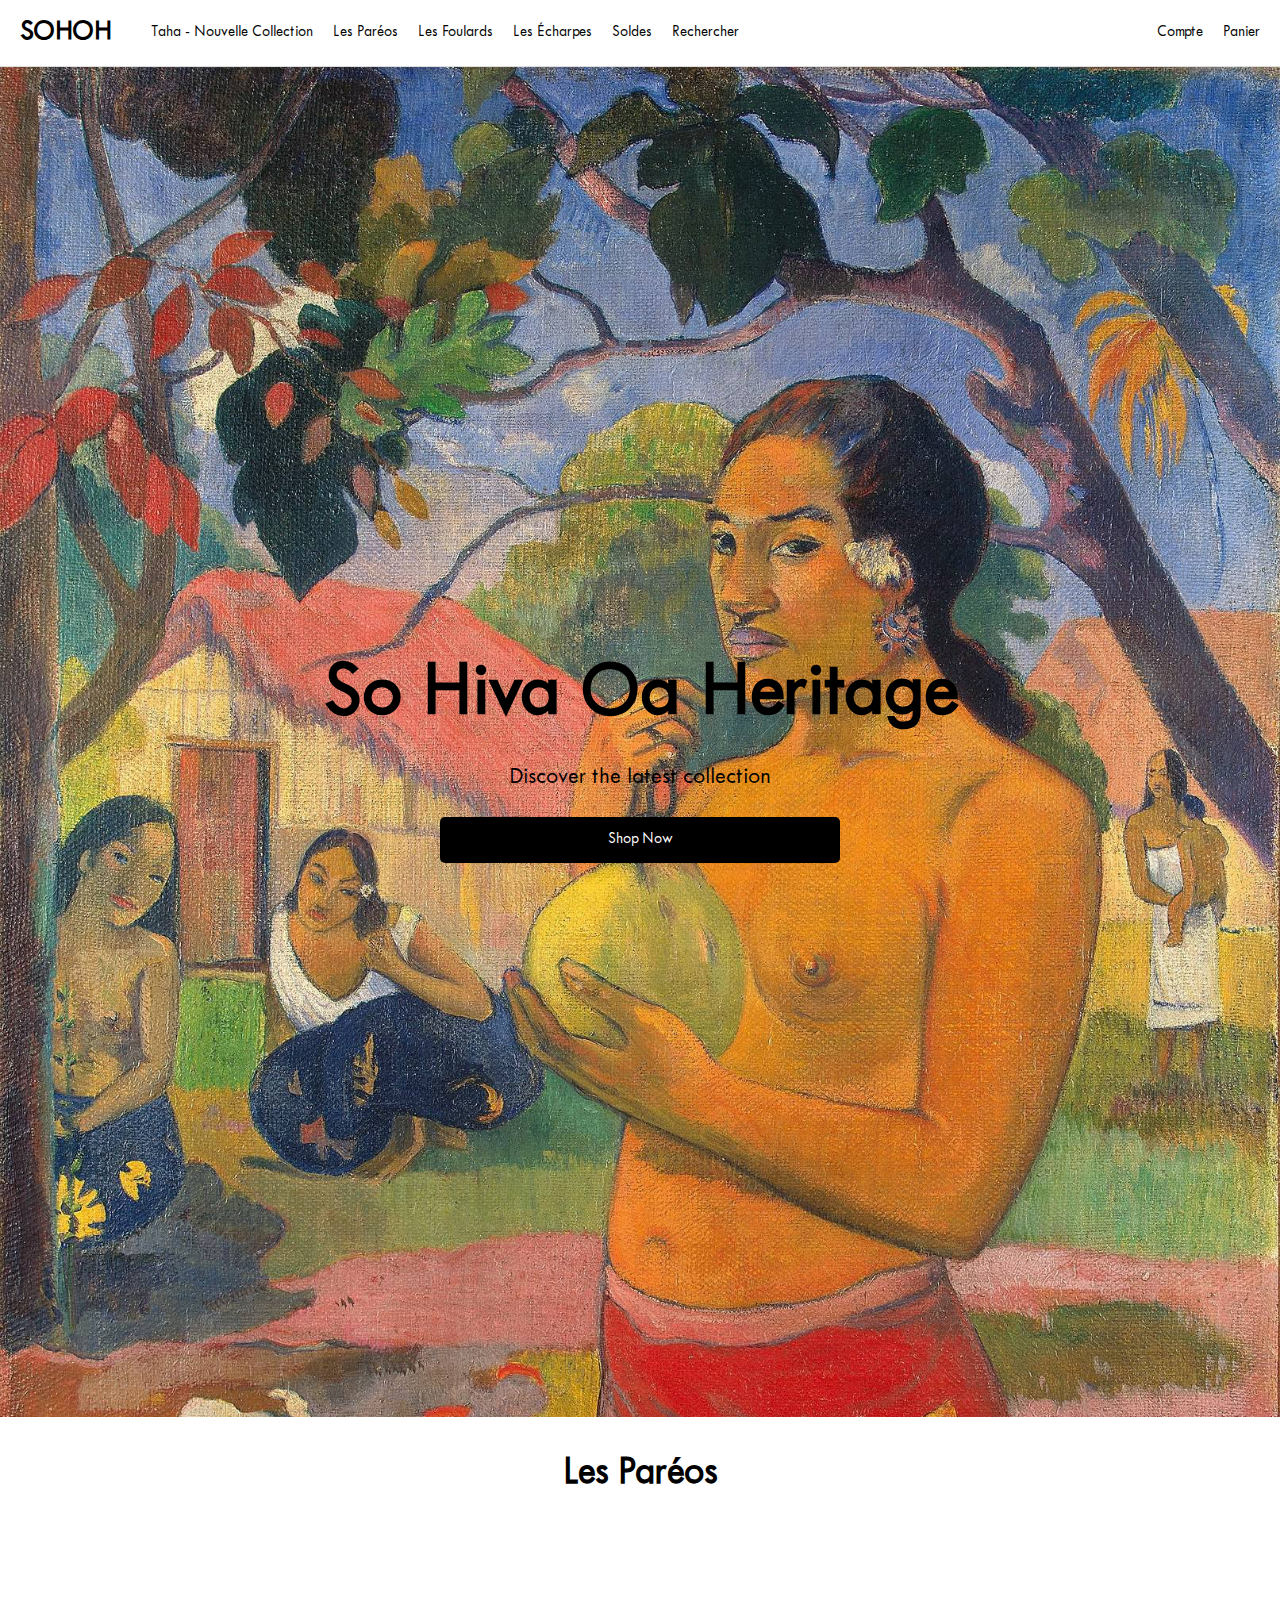
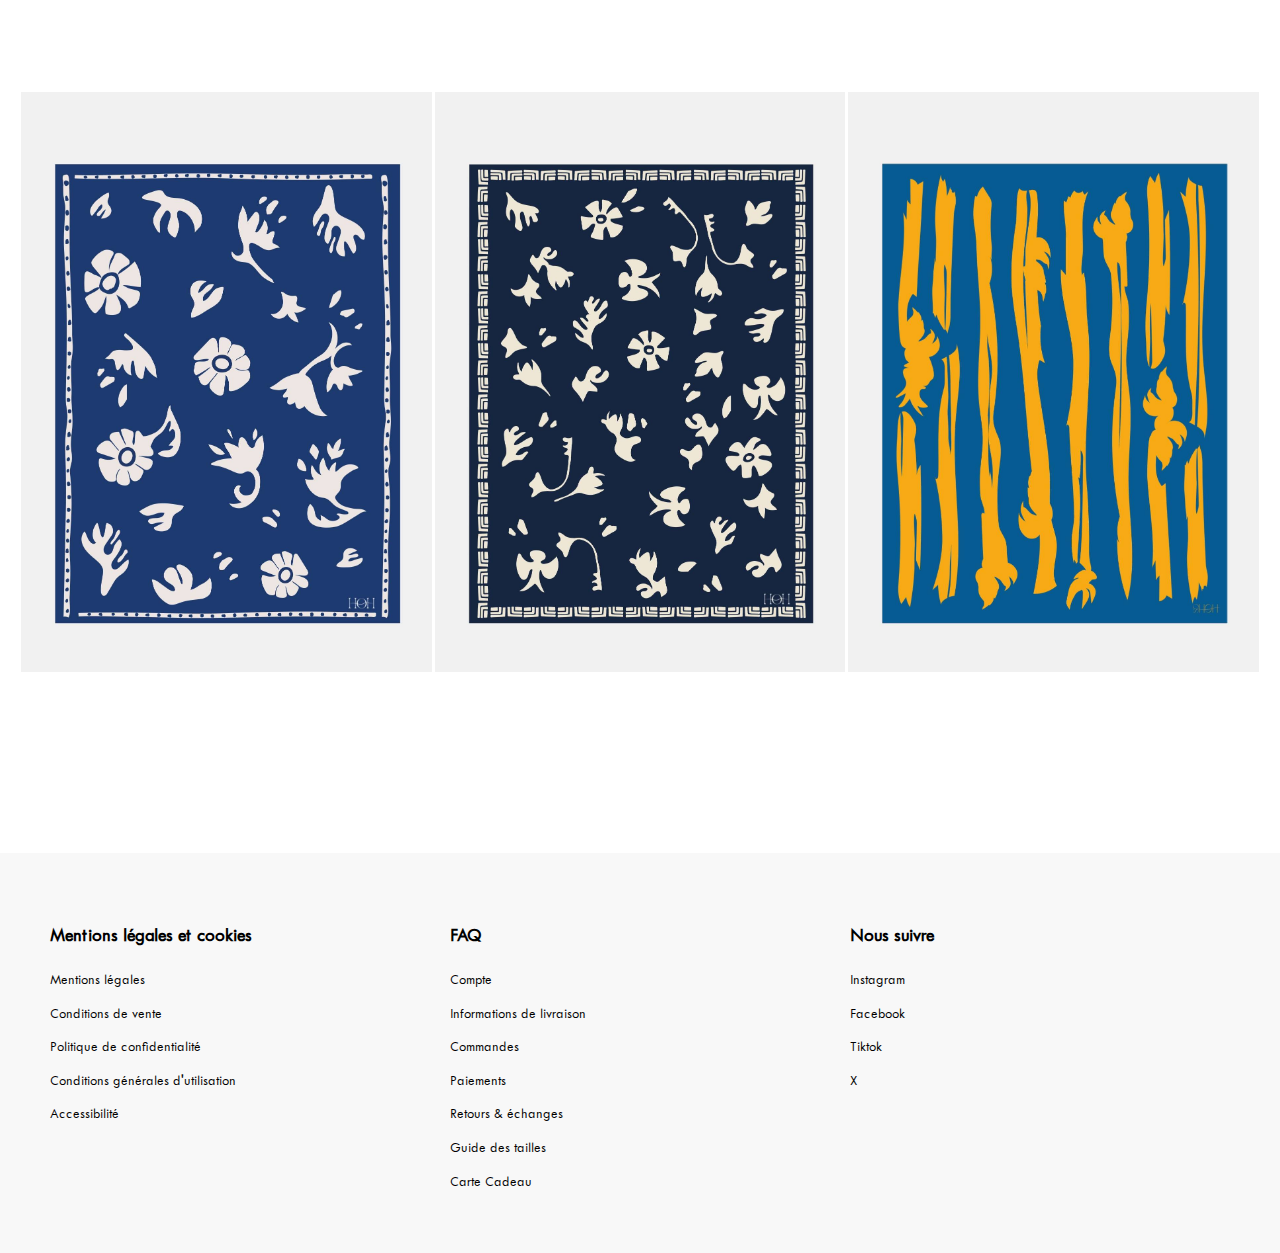
<file: index.html>
<!DOCTYPE html>
<html lang="fr">
<head>
    <meta charset="UTF-8">
    <meta name="viewport" content="width=device-width, initial-scale=1.0">
    <title>So Hiva Oa Heritage</title>
    <link href="https://fonts.googleapis.com/css2?family=Poppins:wght@400;500;600&display=swap" rel="stylesheet">
    <link rel="stylesheet" href="style.css">
</head>
<body>
    <!-- Header Section -->
    <header>
        <nav>
            <a href="index.html" class="logo">SOHOH</a>
            <ul class="nav-links">
                <li><a href="index.html">Taha - Nouvelle Collection</a></li>
                <li><a href="les-pareos.html">Les Paréos</a></li>
                <li><a href="#">Les Foulards</a></li>
                <li><a href="#">Les Écharpes</a></li>
                <li><a href="#">Soldes</a></li>
                <li><a href="#">Rechercher</a></li>
            </ul>
            <ul class="nav-links-right">
                <li><a href="#">Compte</a></li>
                <li><a href="panier.html">Panier <span class="cart-count"></span></a></li>
            </ul>
        </nav>
    </header>

    <!-- Hero Section -->
    <section class="hero">
        <h1>So Hiva Oa Heritage</h1>
        <p>Discover the latest collection</p>
        <a href="les-pareos.html" class="btn">Shop Now</a>
    </section>

    <section class="product-grid">
        <h1>Les Paréos</h1>
        <div class="products">
            <!-- First Row -->
            <div class="product">
                <a href="product1.html">
                    <img src="images/Vanuatu_1.jpg" alt="Product 1">
                </a>
                <div class="product-details">
                    <p class="product-name">Vanuatu</p>
                    <p class="product-price">$250</p>
                </div>
                <div class="arrows">
                    <span class="arrow-left"></span>
                    <span class="arrow-right"></span>
                </div>
            </div>
            <div class="product">
                <a href="product2.html">
                    <img src="images/Tehura_1.jpg" alt="Product 2">
                </a>
                <div class="product-details">
                    <p class="product-name">Bora</p>
                    <p class="product-price">$250</p>
                </div>
                <div class="arrows">
                    <span class="arrow-left"></span>
                    <span class="arrow-right"></span>
                </div>
            </div>

            <div class="product">
                <a href="product3.html">
                    <img src="images/Bora_1.jpg" alt="Product 3">
                </a>
                <div class="product-details">
                    <p class="product-name">Moorea</p>
                    <p class="product-price">$250</p>
                </div>
                <div class="arrows">
                    <span class="arrow-left"></span>
                    <span class="arrow-right"></span>
                </div>
            </div>

        </div>
    </section>

    <!-- Footer Section -->
    <footer>
        <div class="footer-container">
            <div class="footer-column">
                <h3>Mentions légales et cookies</h3>
                <ul>
                    <li><a href="#">Mentions légales</a></li>
                    <li><a href="#">Conditions de vente</a></li>
                    <li><a href="#">Politique de confidentialité</a></li>
                    <li><a href="#">Conditions générales d'utilisation</a></li>
                    <li><a href="#">Accessibilité</a></li>
                </ul>
            </div>
            <div class="footer-column">
                <h3>FAQ</h3>
                <ul>
                    <li><a href="#">Compte</a></li>
                    <li><a href="#">Informations de livraison</a></li>
                    <li><a href="#">Commandes</a></li>
                    <li><a href="#">Paiements</a></li>
                    <li><a href="#">Retours & échanges</a></li>
                    <li><a href="#">Guide des tailles</a></li>
                    <li><a href="#">Carte Cadeau</a></li>
                </ul>
            </div>
            <div class="footer-column">
                <h3>Nous suivre</h3>
                <ul>
                    <li><a href="#">Instagram</a></li>
                    <li><a href="#">Facebook</a></li>
                    <li><a href="#">Tiktok</a></li>
                    <li><a href="#">X</a></li>
                </ul>
            </div>
        </div>
    </footer>

    <script src="script.js"></script>
</body>
</html>
</file>
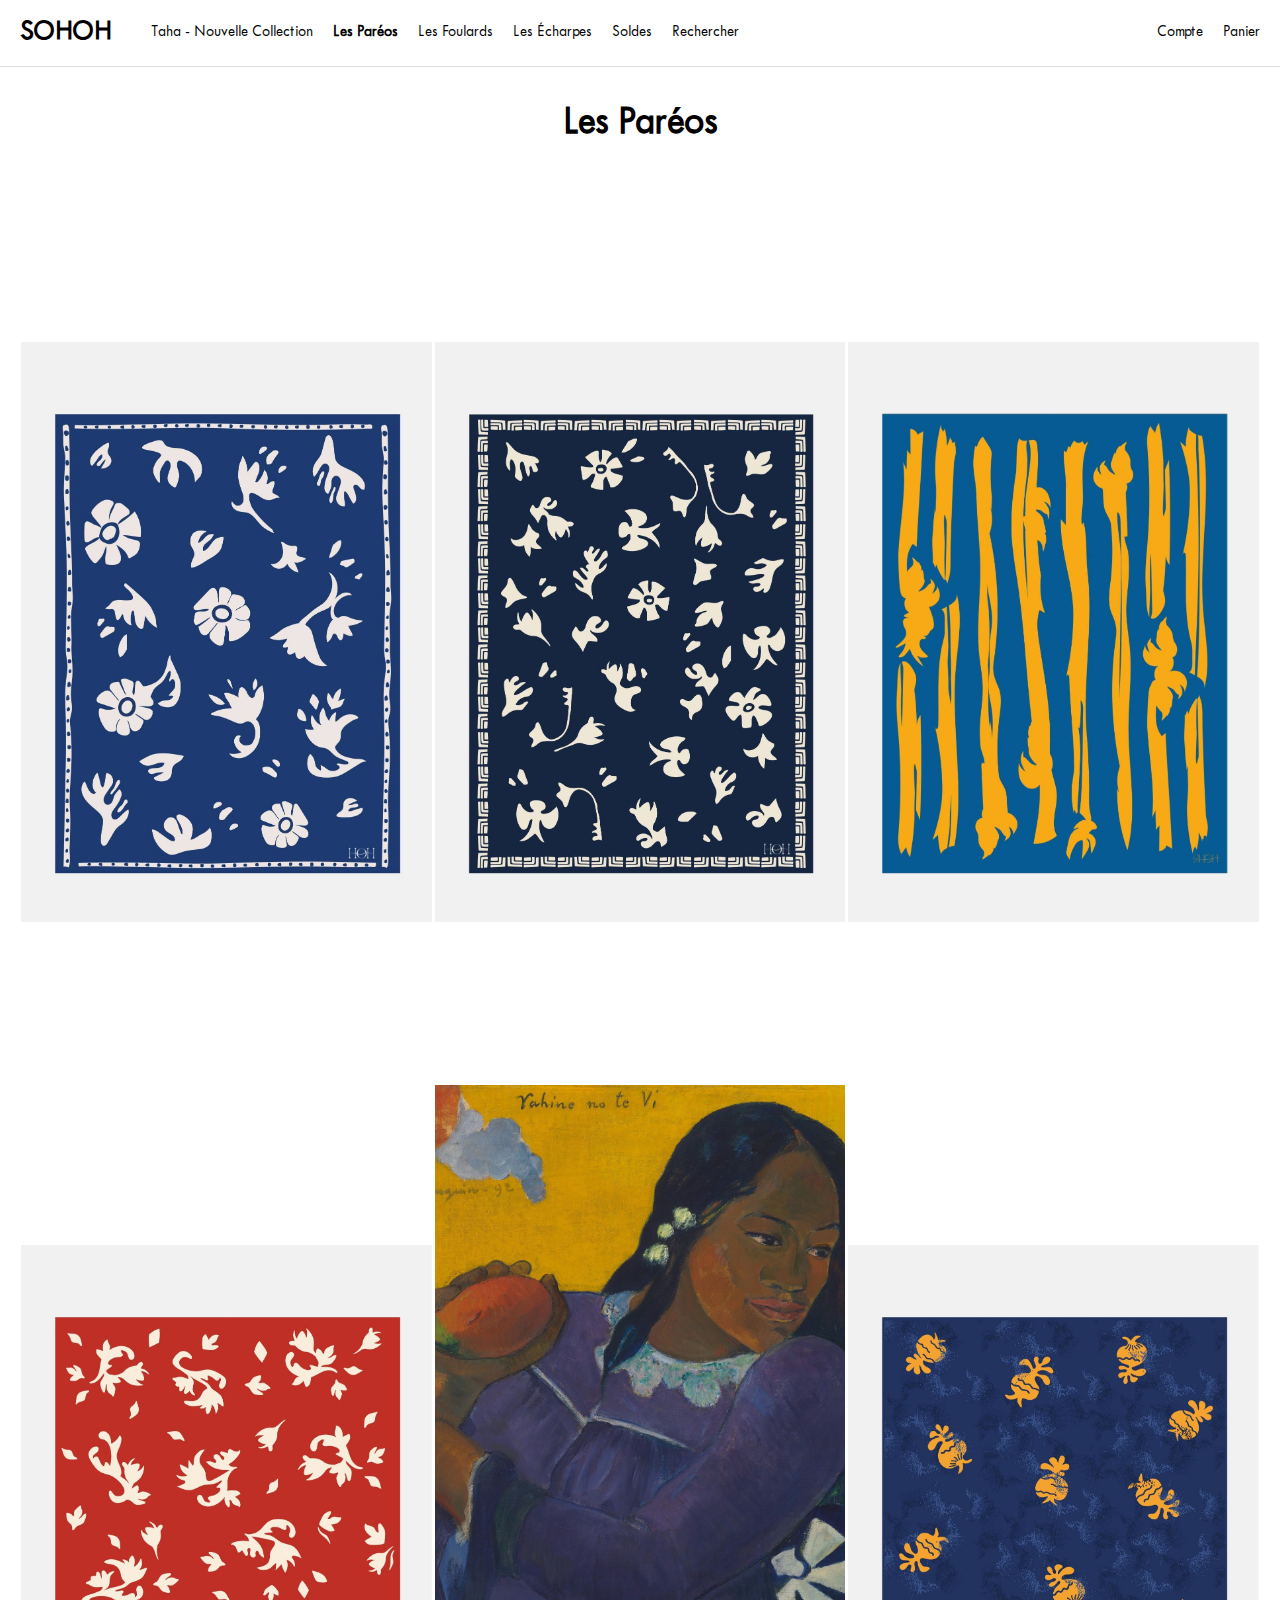
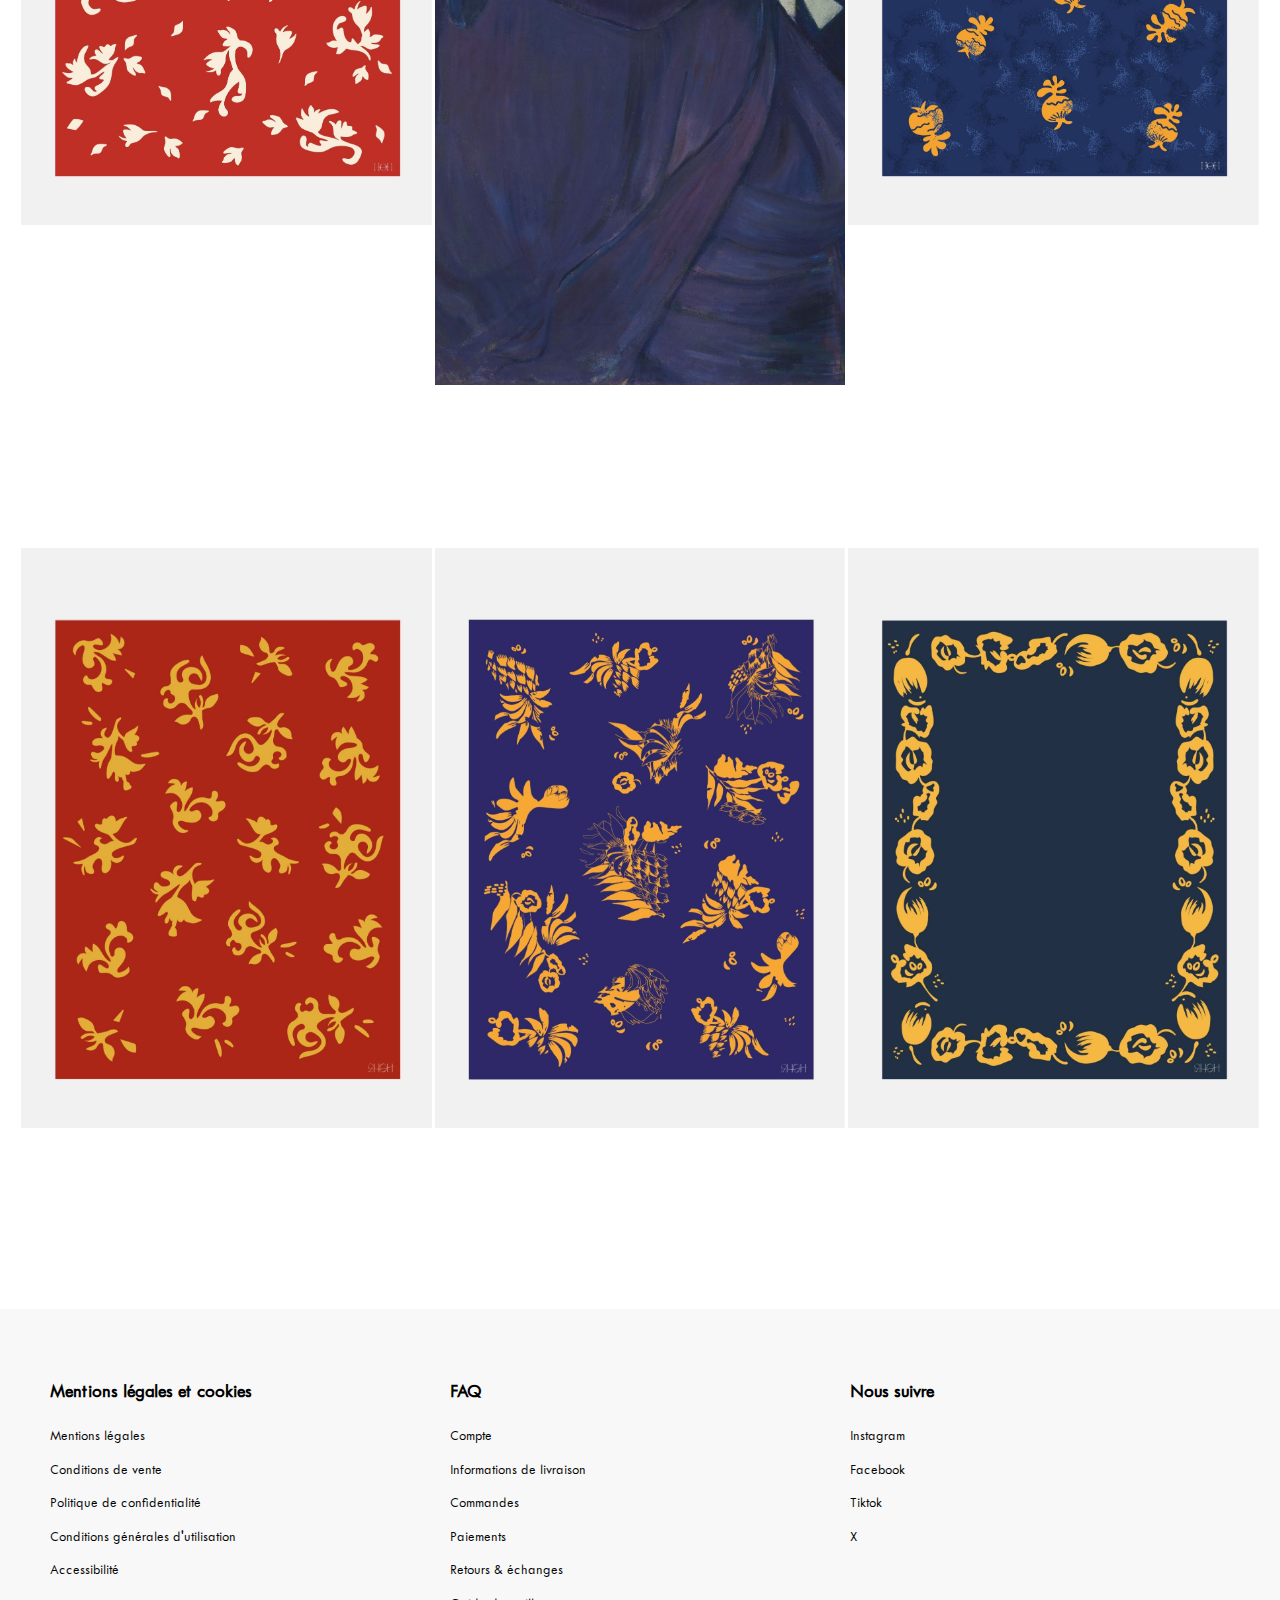
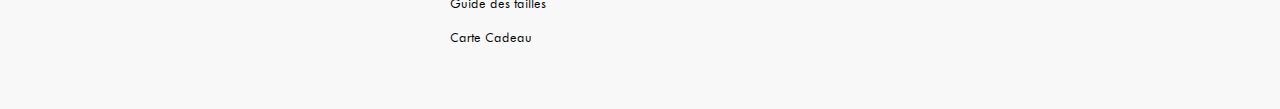
<file: les-pareos.html>
<!DOCTYPE html>
<html lang="fr">
<head>
    <meta charset="UTF-8">
    <meta name="viewport" content="width=device-width, initial-scale=1.0">
    <title>Les Paréos - SOHOH</title>
    <link href="https://fonts.googleapis.com/css2?family=Poppins:wght@400;500;600&display=swap" rel="stylesheet">
    <link rel="stylesheet" href="style.css">
</head>
<body>
    <header>
        <nav>
            <a href="index.html" class="logo">SOHOH</a>
            <ul class="nav-links">
                <li><a href="index.html">Taha - Nouvelle Collection</a></li>
                <li><a href="les-pareos.html" class="active">Les Paréos</a></li>
                <li><a href="#">Les Foulards</a></li>
                <li><a href="#">Les Écharpes</a></li>
                <li><a href="#">Soldes</a></li>
                <li><a href="#">Rechercher</a></li>
            </ul>
            <ul class="nav-links-right">
                <li><a href="#">Compte</a></li>
                <li><a href="panier.html">Panier <span class="cart-count"></span></a></li>
            </ul>
        </nav>
    </header>

    <section class="product-grid">
        <h1>Les Paréos</h1>
        <div class="products">
            <!-- First Row -->
            <div class="product">
                <a href="product1.html">
                    <img src="images/Vanuatu_1.jpg" alt="Product 1">
                </a>
                <div class="product-details">
                    <p class="product-name">Vanuatu</p>
                    <p class="product-price">$250</p>
                </div>
                <div class="arrows">
                    <span class="arrow-left"></span>
                    <span class="arrow-right"></span>
                </div>
            </div>
            <div class="product">
                <a href="product3.html">
                    <img src="images/Tehura_1.jpg" alt="Product 3">
                </a>
                <div class="product-details">
                    <p class="product-name">Tehura</p>
                    <p class="product-price">$250</p>
                </div>
                <div class="arrows">
                    <span class="arrow-left"></span>
                    <span class="arrow-right"></span>
                </div>
            </div>
            <div class="product">
                <a href="product2.html">
                    <img src="images/Bora_1.jpg" alt="Product 2">
                </a>
                <div class="product-details">
                    <p class="product-name">Bora</p>
                    <p class="product-price">$250</p>
                </div>
                <div class="arrows">
                    <span class="arrow-left"></span>
                    <span class="arrow-right"></span>
                </div>
            </div>

            <!-- Second Row -->
            <div class="product">
                <a href="product4.html">
                    <img src="images/Nadi_1.jpg" alt="Nadi">
                </a>
                <div class="product-details">
                    <p class="product-name">Nadi</p>
                    <p class="product-price">$250</p>
                </div>
                <div class="arrows">
                    <span class="arrow-left"></span>
                    <span class="arrow-right"></span>
                </div>
            </div>
            <div class="center-image">
                <img src="images/BleuBlanc.jpg" alt="BleuBlanc">
            </div>
            <div class="product">
                <a href="product5.html">
                    <img src="images/Nivano_1.jpg" alt="Nivano">
                </a>
                <div class="product-details">
                    <p class="product-name">Nivano</p>
                    <p class="product-price">$250</p>
                </div>
                <div class="arrows">
                    <span class="arrow-left"></span>
                    <span class="arrow-right"></span>
                </div>
            </div>

            <!-- Third Row -->
            <div class="product">
                <a href="product6.html">
                    <img src="images/Hana_1.jpg" alt="Hana">
                </a>
                <div class="product-details">
                    <p class="product-name">Hana</p>
                    <p class="product-price">$250</p>
                </div>
                <div class="arrows">
                    <span class="arrow-left"></span>
                    <span class="arrow-right"></span>
                </div>
            </div>
            <div class="product">
                <a href="product7.html">
                    <img src="images/Moorea_1.jpg" alt="Moorea">
                </a>
                <div class="product-details">
                    <p class="product-name">Moorea</p>
                    <p class="product-price">$250</p>
                </div>
                <div class="arrows">
                    <span class="arrow-left"></span>
                    <span class="arrow-right"></span>
                </div>
            </div>
            <div class="product">
                <a href="product8.html">
                    <img src="images/Manua_1.jpg" alt="Manua">
                </a>
                <div class="product-details">
                    <p class="product-name">Manua</p>
                    <p class="product-price">$250</p>
                </div>
                <div class="arrows">
                    <span class="arrow-left"></span>
                    <span class="arrow-right"></span>
                </div>
            </div>
        </div>
    </section>

    <!-- Footer Section -->
    <footer>
        <div class="footer-container">
            <div class="footer-column">
                <h3>Mentions légales et cookies</h3>
                <ul>
                    <li><a href="#">Mentions légales</a></li>
                    <li><a href="#">Conditions de vente</a></li>
                    <li><a href="#">Politique de confidentialité</a></li>
                    <li><a href="#">Conditions générales d'utilisation</a></li>
                    <li><a href="#">Accessibilité</a></li>
                </ul>
            </div>
            <div class="footer-column">
                <h3>FAQ</h3>
                <ul>
                    <li><a href="#">Compte</a></li>
                    <li><a href="#">Informations de livraison</a></li>
                    <li><a href="#">Commandes</a></li>
                    <li><a href="#">Paiements</a></li>
                    <li><a href="#">Retours & échanges</a></li>
                    <li><a href="#">Guide des tailles</a></li>
                    <li><a href="#">Carte Cadeau</a></li>
                </ul>
            </div>
            <div class="footer-column">
                <h3>Nous suivre</h3>
                <ul>
                    <li><a href="#">Instagram</a></li>
                    <li><a href="#">Facebook</a></li>
                    <li><a href="#">Tiktok</a></li>
                    <li><a href="#">X</a></li>
                </ul>
            </div>
        </div>
    </footer>

    <script src="script.js"></script>
</body>
</html>
</file>
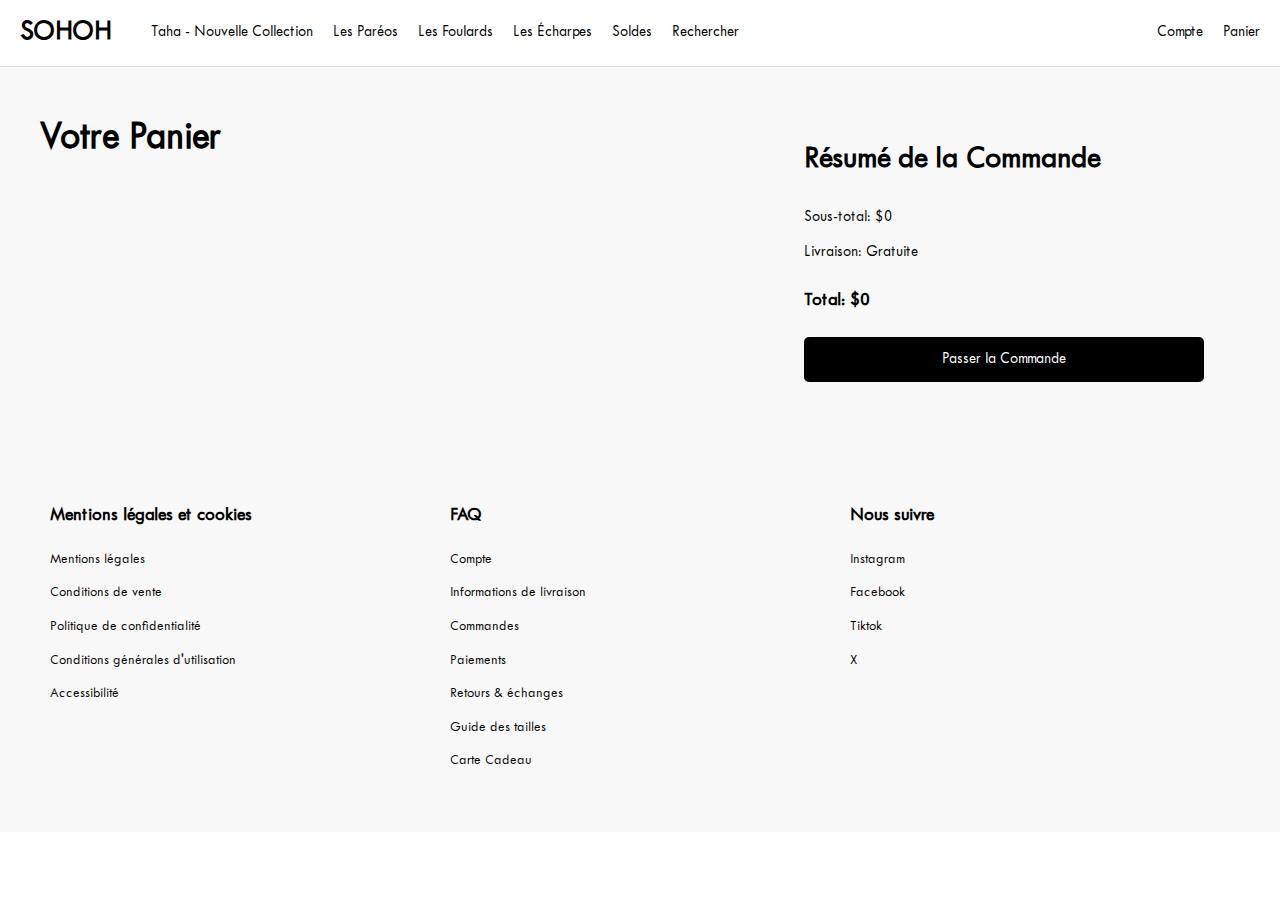
<file: panier.html>
<!DOCTYPE html>
<html lang="fr">
<head>
    <meta charset="UTF-8">
    <meta name="viewport" content="width=device-width, initial-scale=1.0">
    <title>Panier - SOHOH</title>
    <link href="https://fonts.googleapis.com/css2?family=Poppins:wght@400;500;600&display=swap" rel="stylesheet">
    <link rel="stylesheet" href="style.css">
</head>
<body>
    <header>
        <nav>
            <a href="index.html" class="logo">SOHOH</a>
            <ul class="nav-links">
                <li><a href="index.html">Taha - Nouvelle Collection</a></li>
                <li><a href="les-pareos.html">Les Paréos</a></li>
                <li><a href="#">Les Foulards</a></li>
                <li><a href="#">Les Écharpes</a></li>
                <li><a href="#">Soldes</a></li>
                <li><a href="#">Rechercher</a></li>
            </ul>
            <ul class="nav-links-right">
                <li><a href="#">Compte</a></li>
                <li><a href="panier.html">Panier <span class="cart-count"></span></a></li>
            </ul>
        </nav>
    </header>

    <main class="cart-page">
        <!-- Left Side: Cart Items -->
        <div class="cart-items">
            <h1>Votre Panier</h1>
            <div id="cart-items-list">
                <!-- Cart items will be dynamically added here by JavaScript -->
            </div>
        </div>

        <!-- Right Side: Order Summary -->
        <div class="order-summary">
            <h2>Résumé de la Commande</h2>
            <div class="summary-details">
                <p>Sous-total: <span id="subtotal">$0</span></p>
                <p>Livraison: <span id="delivery-fee">Gratuite</span></p>
                <p class="total">Total: <span id="total">$0</span></p>
            </div>
            <a href="#" class="btn">Passer la Commande</a>
        </div>
    </main>

    <!-- Footer Section -->
    <footer>
        <div class="footer-container">
            <div class="footer-column">
                <h3>Mentions légales et cookies</h3>
                <ul>
                    <li><a href="#">Mentions légales</a></li>
                    <li><a href="#">Conditions de vente</a></li>
                    <li><a href="#">Politique de confidentialité</a></li>
                    <li><a href="#">Conditions générales d'utilisation</a></li>
                    <li><a href="#">Accessibilité</a></li>
                </ul>
            </div>
            <div class="footer-column">
                <h3>FAQ</h3>
                <ul>
                    <li><a href="#">Compte</a></li>
                    <li><a href="#">Informations de livraison</a></li>
                    <li><a href="#">Commandes</a></li>
                    <li><a href="#">Paiements</a></li>
                    <li><a href="#">Retours & échanges</a></li>
                    <li><a href="#">Guide des tailles</a></li>
                    <li><a href="#">Carte Cadeau</a></li>
                </ul>
            </div>
            <div class="footer-column">
                <h3>Nous suivre</h3>
                <ul>
                    <li><a href="#">Instagram</a></li>
                    <li><a href="#">Facebook</a></li>
                    <li><a href="#">Tiktok</a></li>
                    <li><a href="#">X</a></li>
                </ul>
            </div>
        </div>
    </footer>

    <!-- Link to the JavaScript file -->
    <script src="script.js"></script>
</body>
</html>
</file>
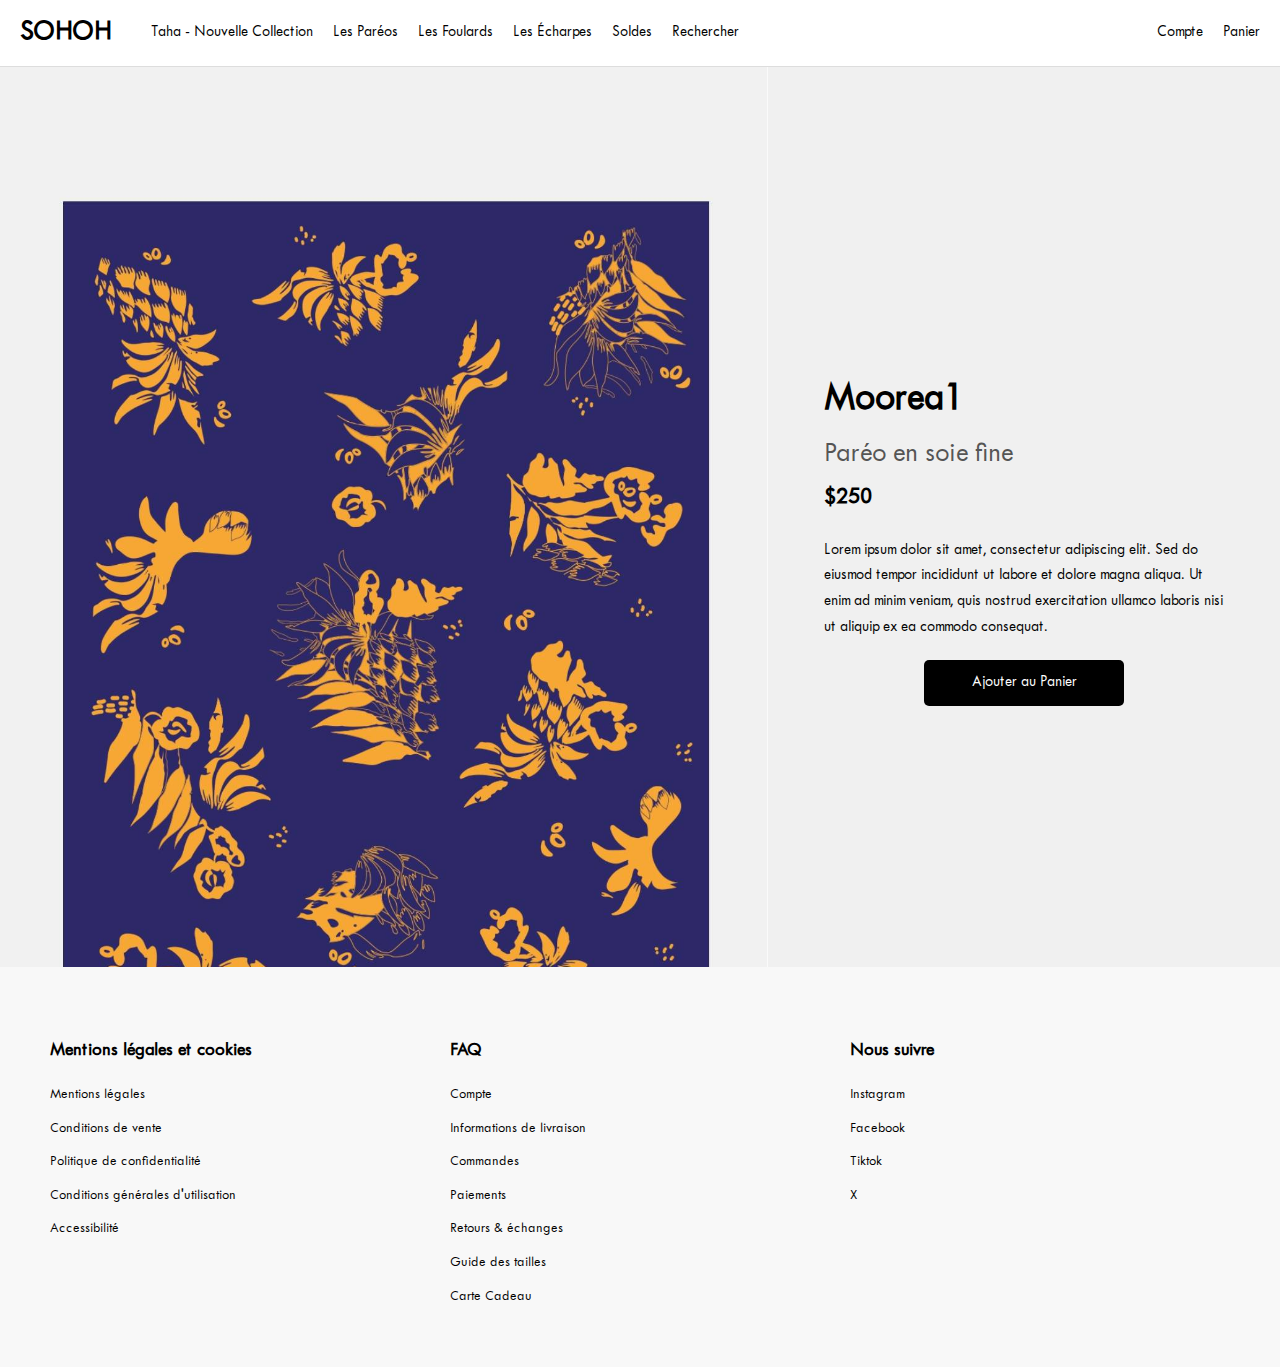
<file: product7.html>
<!DOCTYPE html>
<html lang="fr">
<head>
    <meta charset="UTF-8">
    <meta name="viewport" content="width=device-width, initial-scale=1.0">
    <title>Hana - SOHOH</title>
    <link href="https://fonts.googleapis.com/css2?family=Poppins:wght@400;500;600&display=swap" rel="stylesheet">
    <link rel="stylesheet" href="style.css">
</head>
<body>
    <input type="hidden" id="product-url" value="product7.html"> <!-- Dynamic URL for Hana -->
    <header>
        <nav>
            <a href="index.html" class="logo">SOHOH</a>
            <ul class="nav-links">
                <li><a href="index.html">Taha - Nouvelle Collection</a></li>
                <li><a href="les-pareos.html">Les Paréos</a></li>
                <li><a href="#">Les Foulards</a></li>
                <li><a href="#">Les Écharpes</a></li>
                <li><a href="#">Soldes</a></li>
                <li><a href="#">Rechercher</a></li>
            </ul>
            <ul class="nav-links-right">
                <li><a href="#">Compte</a></li>
                <li><a href="panier.html">Panier <span class="cart-count"></span></a></li>
            </ul>
        </nav>
    </header>

    <main class="product-page">
        <!-- Left Side (60% of the screen) -->
        <div class="product-images">
            <img src="images/Moorea_1.jpg" alt="Product 7 - Moorea_1">
            <img src="images/Moorea_2.jpg" alt="Product 7 - Moorea_1">

        </div>

        <!-- Right Side (40% of the screen) -->
        <div class="product-page-details">
            <h1>Moorea1</h1>
            <h2>Paréo en soie fine</h2>
            <p class="price">$250</p>
            <p class="description">
                Lorem ipsum dolor sit amet, consectetur adipiscing elit. Sed do eiusmod tempor incididunt ut labore et dolore magna aliqua. Ut enim ad minim veniam, quis nostrud exercitation ullamco laboris nisi ut aliquip ex ea commodo consequat.
            </p>
            <a href="#" class="btn" id="add-to-cart-btn">
                <span>Ajouter au Panier</span>
            </a>
        </div>
    </main>

    <!-- Footer Section -->
    <footer>
        <div class="footer-container">
            <div class="footer-column">
                <h3>Mentions légales et cookies</h3>
                <ul>
                    <li><a href="#">Mentions légales</a></li>
                    <li><a href="#">Conditions de vente</a></li>
                    <li><a href="#">Politique de confidentialité</a></li>
                    <li><a href="#">Conditions générales d'utilisation</a></li>
                    <li><a href="#">Accessibilité</a></li>
                </ul>
            </div>
            <div class="footer-column">
                <h3>FAQ</h3>
                <ul>
                    <li><a href="#">Compte</a></li>
                    <li><a href="#">Informations de livraison</a></li>
                    <li><a href="#">Commandes</a></li>
                    <li><a href="#">Paiements</a></li>
                    <li><a href="#">Retours & échanges</a></li>
                    <li><a href="#">Guide des tailles</a></li>
                    <li><a href="#">Carte Cadeau</a></li>
                </ul>
            </div>
            <div class="footer-column">
                <h3>Nous suivre</h3>
                <ul>
                    <li><a href="#">Instagram</a></li>
                    <li><a href="#">Facebook</a></li>
                    <li><a href="#">Tiktok</a></li>
                    <li><a href="#">X</a></li>
                </ul>
            </div>
        </div>
    </footer>
    <!-- Link to the JavaScript file -->
    <script src="script.js"></script>
</body>
</html>
</file>
<file: style.css>
/* Reset some default styles */
body, h1, p, ul, li, a {
    margin: 0;
    padding: 0;
    box-sizing: border-box;
}

@font-face {
    font-family: 'Twentieth Century';
    src: url('fonts/TwCenMTStdSemiMedium.woff2') format('woff2');
    font-weight: normal;
    font-style: normal;
}

body {
    font-family: 'Twentieth Century', 'Comic Sans MS', sans-serif;
    line-height: 1.6;
    font-feature-settings: "kern" 1;
}

/* Header Styles */
header {
    position: sticky;
    top: 0;
    background-color: #fff;
    padding: 10px 20px;
    border-bottom: 1px solid #ddd;
    z-index: 1000; /* Ensure the nav bar stays on top */
}

nav {
    display: flex;
    align-items: center; /* Vertically center all items */
}

.logo {
    font-size: 1.8rem;
    font-weight: bold;
    margin-right: 40px;
    text-decoration: none; /* Remove underline */
    color: #000; /* Ensure the color matches */
}

.nav-links, .nav-links-right {
    list-style: none;
    display: flex;
    gap: 20px; /* Space between links */
    align-items: center; /* Vertically center links */
    margin: 0; /* Remove default margin */
    padding: 0; /* Remove default padding */
}

.nav-links li a, .nav-links-right li a {
    text-decoration: none;
    color: #000;
    font-size: 1.0rem;
}

.nav-links li a:hover, .nav-links-right li a:hover {
    text-decoration: none; /* Remove underline */
    font-weight: bold; /* Make it bold */
}

.nav-links-right {
    margin-left: auto; /* Push this group to the right */
}

/* Hero Section Styles */
.hero {
    background-image: url('images/Hana_5.jpg');
    background-size: cover;
    background-position: top;
    height: 150vh;
    display: flex;
    flex-direction: column;
    align-items: center;
    justify-content: center;
    text-align: center;
    background-color: white;
}

.hero h1 {
    font-size: 5rem;
    margin-top: 10px;
}

.hero p {
    font-size: 1.5rem;
    margin-bottom: 20px;
}

.btn {
    background-color: #000;
    color: white;
    padding: 10px 20px;
    text-decoration: none;
    font-size: 1rem;
    border-radius: 5px;
}

.btn:hover {
    background-color: #333;
}

/* Footer Styles */
footer {
    background-color: #f8f8f8;
    padding: 40px 20px;
}

.footer-container {
    display: flex;
    justify-content: space-between;
    max-width: 1200px;
    margin: 0 auto;
    flex-wrap: wrap;
}

.footer-column {
    flex: 1;
    min-width: 250px;
    margin: 10px;
}

.footer-column h3 {
    font-size: 1.2rem;
    margin-bottom: 15px;
}

.footer-column ul {
    list-style: none;
    padding: 0;
}

.footer-column ul li {
    margin-bottom: 8px;
}

.footer-column ul li a {
    text-decoration: none;
    color: #000;
    font-size: 0.9rem;
}

.footer-column ul li a:hover {
    text-decoration: none; /* Remove underline */
    font-weight: bold; /* Make it bold */
}

/* Product Grid Styles */
.product-grid {
    padding: 0px;
    text-align: center;
    position: relative;
    z-index: 1; /* Ensure the product grid is below the nav bar */
}

.product-grid h1 {
    font-size: 2.5rem;
    font-weight: bold;
    margin-top: 25px;
    margin-bottom: 5px;
    background-color: #ffffff;
}

.products {
    display: grid;
    grid-template-columns: repeat(3, 1fr);
    gap: 1px;
    padding: 20px;
    background-color: #ffffff;
}

.product, .center-image {
    position: relative;
    text-decoration: none;
    color: #000;
    background-color: #ffffff;
    border: 1px solid #ffffff;
    display: flex;
    flex-direction: column;
    align-items: center;
    justify-content: center;
    height: 100vh; /* Reduced height by 70% */
    overflow: hidden;
}

.product img, .center-image img {
    width: 100%;
    height: 100%; /* Ensure the image fills the container */
    object-fit: cover; /* Maintain aspect ratio */
    display: block;
    transition: opacity 1s ease; /* Slow transition for image change */
}

.product-details {
    position: absolute;
    bottom: 0;
    left: 0;
    width: 90%;
    display: flex;
    justify-content: space-between;
    padding: 10px;
    background-color: transparent;
    opacity: 0; /* Hidden by default */
    transition: opacity 0.3s ease;
}

.product:hover .product-details {
    opacity: 1; /* Show on hover */
}

.product-name {
    margin: 0;
    font-size: 1rem;
    text-align: left;
}

.product-price {
    margin: 0;
    font-size: 1rem;
    text-align: right;
}

.arrows {
    display: flex;
    justify-content: space-between;
    width: 100%;
    padding: 0 20px;
    position: absolute;
    top: 50%;
    transform: translateY(-50%);
    opacity: 0; /* Hidden by default */
    transition: opacity 0.3s ease;
}

.product:hover .arrows {
    opacity: 1; /* Show on hover */
}

.arrow-left {
    cursor:pointer;
    background: url('images/left-arrow.svg') no-repeat center;
    background-size: contain;
    width: 15px; 
    height: 15px;
}

.arrow-right {
    cursor:pointer;
    background: url('images/right-arrow.svg') no-repeat center;
    background-size: contain;
    width: 15px; 
    height: 15px;
}

.center-image {
    grid-column: 2 / 3;
    display: flex;
    align-items: center;
    justify-content: center;
    background-color: #f8f8f8;
}

/* Highlight the active link */
.nav-links li a.active {
    color: #000000; /* Change to your preferred color */
    font-weight: bold; /* Make it bold */
    text-decoration: none; /* Remove underline */
    font-weight: bold; /* Make it bold */
}

.nav-links-right li a:active {
    color: #000000; /* Change to your preferred color */
    font-weight: bold; /* Make it bold */
    text-decoration: none; /* Remove underline */
    font-weight: bold; /* Make it bold */
}

/* Product Page Styles */
.product-page {
    display: grid;
    grid-template-columns: 60% 40%;
    height: 100vh;
    overflow: hidden;
}

.product-images {
    overflow-y: scroll;
    height: none;
}

/* Hide scrollbar for WebKit-based browsers */
.product-images::-webkit-scrollbar {
    display: none; /* Hide scrollbar for Chrome, Safari, and Opera */
}

.product-images img {
    width: 100%;
    display: block;
}

/* Product Page Details */
.product-page-details {
    display: flex;
    flex-direction: column;
    justify-content: center; /* Center vertically */
    align-items: center; /* Center horizontally */
    padding: 20px;
    background-color: #f0f0f0;
    height: 100vh;
    overflow-y: scroll;
}

.product-page-details h1,
.product-page-details h2 {
    width: 100%; /* Make the text take full width */
    text-align: left; /* Align text to the left */
    max-width: 400px; /* Optional: Limit the width for better readability */
}

.product-page-details h1 {
    font-size: 2.5rem;
    margin-bottom: 0px; /* Reduced space below "Taha" */
    margin-top: 0px;
}

.product-page-details h2 {
    font-size: 1.8rem;
    margin-bottom: 1px; /* Space below "Paréo en soie fine" */
    margin-top: 0px;
    color: #555;
    font-weight: lighter;

}

.product-page-details .price {
    font-size: 1.5rem;
    font-weight: bold;
    margin-bottom: 20px;
    text-align: left; /* Align price to the left */
    width: 100%;
    max-width: 400px; /* Optional: Match the width of the headings */
}

.product-page-details .description {
    font-size: 1rem;
    line-height: 1.6;
    margin-bottom: 20px;
    text-align: left; /* Align description to the left */
    width: 100%;
    max-width: 400px; /* Optional: Match the width of the headings */
}

.product-page-details .btn {
    background-color: #000;
    color: white;
    padding: 10px 20px;
    text-decoration: none;
    font-size: 1rem;
    border-radius: 5px;
    display: inline-block;
    text-align: center; /* Align button text to the left */
    width: 100%;
    max-width: 200px; /* Optional: Match the width of the headings */
}

.product-page-details .btn:hover {
    background-color: #333;
}

.btn {
    background-color: #000;
    color: white;
    padding: 10px 20px;
    text-decoration: none;
    font-size: 1rem;
    border-radius: 5px;
    display: inline-block;
    text-align: left;
    width: 100%;
    max-width: 400px;
    position: relative;
    overflow: hidden;
}

.btn span {
    display: inline-block;
    transition: transform 0.5s ease;
}

.btn.clicked span {
    transform: translateY(-100%); /* Move text up */
}

.btn::after {
    content: "Ajouté au Panier";
    position: absolute;
    top: 100%; /* Start below the button */
    left: 0;
    width: 100%;
    text-align: left;
    padding: 10px 20px;
    background-color: #000;
    color: white;
    transition: transform 0.5s ease;
}

.btn.clicked::after {
    transform: translateY(-100%); /* Move text up */
}

.cart-count {
    display: none; /* Hidden by default */
    background-color: transparent;
    color: rgb(0, 0, 0);
    font-size: 0.8rem;
    padding: 2px 6px;
    border-radius: 50%;
    margin-left: 5px;
}


/* Cart Page Styles */
.cart-page {
    display: grid;
    grid-template-columns: 60% 40%;
    gap: 20px;
    padding: 20px;
    background-color: #f8f8f8;
}

.cart-items {
    padding: 20px;
}

.cart-items h1 {
    font-size: 2.5rem;
    margin-bottom: 20px;
}

#cart-items-list {
    display: flex;
    flex-direction: column;
    gap: 20px;
}

/* Cart Item Styles */
.cart-item {
    display: flex;
    align-items: center;
    gap: 20px;
    border-bottom: 1px solid #ddd;
    padding-bottom: 20px;
}

.cart-item img {
    width: 100px;
    height: 130px;
    object-fit: cover;
}

.cart-item-details {
    flex: 1;
}

.cart-item-details h3 {
    font-size: 1.2rem;
    margin-bottom: 10px;
}

.cart-item-details p {
    font-size: 1rem;
    margin-bottom: 10px;
}

.quantity-selector {
    display: flex;
    align-items: center;
    gap: 10px;
}

.quantity-selector select {
    padding: 5px;
    border: 0px solid #ddd;
    border-radius: 5px;
    font-size: 1rem;
}

.cart-item-actions {
    display: flex;
    align-items: center;
    gap: 10px;
}

.remove-btn {
    background-color: transparent;
    border: none;
    font-size: 1.5rem;
    cursor: pointer;
    color: #000;
}

.remove-btn:hover {
    color: #a6a6a6; /* Red color on hover */
}

.cart-item-actions button {
    background-color: transparent;
    color: rgb(0, 0, 0);
    padding: 5px 10px;
    border: none;
    border-radius: 5px;
    cursor: pointer;
}

.cart-item-actions button:hover {
    background-color: transparent;
}

.order-summary {
    padding: 20px;
    background-color: #f8f8f8;
    border-radius: 10px;
}

.order-summary h2 {
    font-size: 2rem;
    margin-bottom: 20px;
}

.summary-details {
    margin-bottom: 20px;
}

.summary-details p {
    font-size: 1rem;
    margin-bottom: 10px;
}

.summary-details .total {
    font-size: 1.2rem;
    font-weight: bold;
    margin-top: 20px;
}

.btn {
    background-color: #000;
    color: white;
    padding: 10px 20px;
    text-decoration: none;
    font-size: 1rem;
    border-radius: 5px;
    display: inline-block;
    text-align: center;
    width: 100%;
}

.btn:hover {
    background-color: #333;
}


/* Add this to your style.css file */
.cart-item-link {
    text-decoration: none;
    color: inherit;
    cursor: pointer;
}

.cart-item-link:hover {
    opacity: 0.8;
}

/* Modal Cart Item Styles */
.modal-cart-item {
    display: flex;
    align-items: center;
    margin-bottom: 15px;
    padding-bottom: 15px;
    border-bottom: 1px solid #ddd;
}

.modal-item-image {
    width: 60px;
    height: 60px;
    object-fit: cover;
    margin-right: 15px;
    border-radius: 5px;
}

.modal-item-details {
    flex: 1;
}

.modal-item-details h3 {
    margin: 0;
    font-size: 16px;
}

.modal-item-details p {
    margin: 5px 0;
    font-size: 14px;
    color: #555;
}

/* Modal Cart Item Styles */
.modal-cart-item {
    display: flex;
    align-items: center;
    margin-bottom: 15px;
    padding-bottom: 15px;
    border-bottom: 1px solid #ddd;
}

.modal-item-image {
    width: 60px;
    height: 60px;
    object-fit: cover;
    margin-right: 15px;
    border-radius: 5px;
}

.modal-item-details {
    flex: 1;
}

.modal-item-details h3 {
    margin: 0;
    font-size: 16px;
}

.modal-item-details p {
    margin: 5px 0;
    font-size: 14px;
    color: #555;
}
</file>
